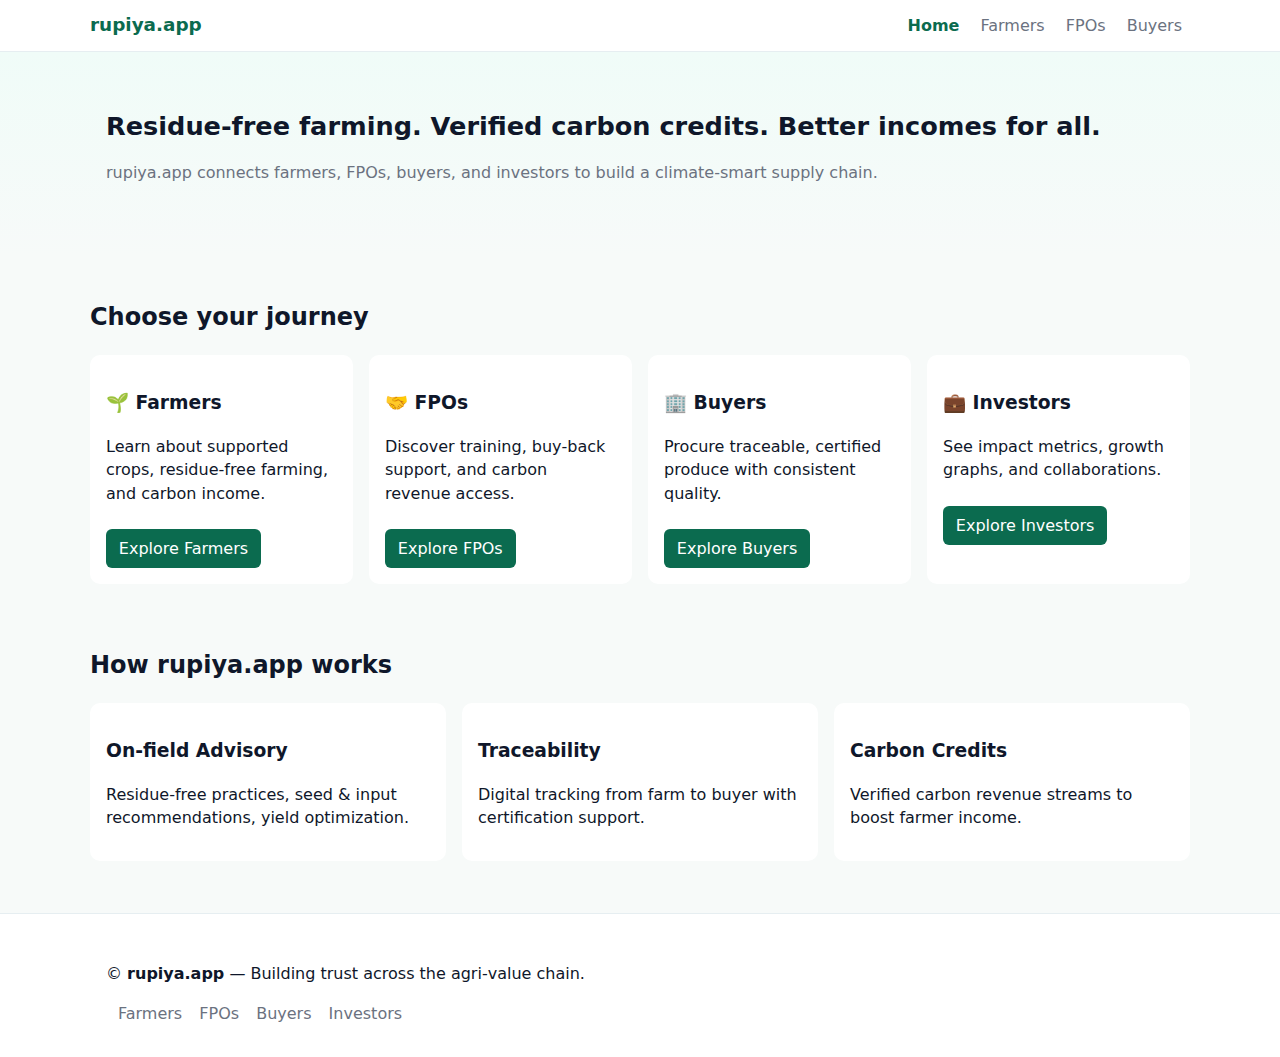
<file: index.html>
<!doctype html>
<html lang="en">
<head>
  <meta charset="utf-8" />
  <meta name="viewport" content="width=device-width,initial-scale=1" />
  <title>Rupiya.app — Home</title>
<link rel="stylesheet" href="styles.css">

</head>
<body>
  <!-- Header -->
  <header class="site-header">
    <div class="container header-inner">
      <a href="index.html" class="logo">rupiya.app</a>
      <nav class="main-nav">
        <a href="index.html" class="active">Home</a>
        <a href="farmers.html">Farmers</a>
        <a href="fpos.html">FPOs</a>
        <a href="buyers.html">Buyers</a>
        <!-- Add investors.html later if needed -->
      </nav>
    </div>
  </header>

  <!-- Hero Section -->
  <main>
    <section class="hero">
      <div class="container hero-inner">
        <h1>Residue‑free farming. Verified carbon credits. Better incomes for all.</h1>
        <p class="lede">rupiya.app connects farmers, FPOs, buyers, and investors to build a climate‑smart supply chain.</p>
      </div>
    </section>

    <!-- Audience Cards -->
    <section class="audience-preview container">
      <h2>Choose your journey</h2>
      <div class="grid-4">
        <div class="preview">
          <h3>🌱 Farmers</h3>
          <p>Learn about supported crops, residue‑free farming, and carbon income.</p>
          <a href="farmers.html" class="btn">Explore Farmers</a>
        </div>
        <div class="preview">
          <h3>🤝 FPOs</h3>
          <p>Discover training, buy‑back support, and carbon revenue access.</p>
          <a href="fpos.html" class="btn">Explore FPOs</a>
        </div>
        <div class="preview">
          <h3>🏢 Buyers</h3>
          <p>Procure traceable, certified produce with consistent quality.</p>
          <a href="buyers.html" class="btn">Explore Buyers</a>
        </div>
        <div class="preview">
          <h3>💼 Investors</h3>
          <p>See impact metrics, growth graphs, and collaborations.</p>
          <a href="investors.html" class="btn">Explore Investors</a>
        </div>
      </div>
    </section>

    <!-- How it works -->
    <section class="how container">
      <h2>How rupiya.app works</h2>
      <div class="grid-3">
        <div class="feature">
          <h3>On‑field Advisory</h3>
          <p>Residue‑free practices, seed & input recommendations, yield optimization.</p>
        </div>
        <div class="feature">
          <h3>Traceability</h3>
          <p>Digital tracking from farm to buyer with certification support.</p>
        </div>
        <div class="feature">
          <h3>Carbon Credits</h3>
          <p>Verified carbon revenue streams to boost farmer income.</p>
        </div>
      </div>
    </section>
  </main>

  <!-- Footer -->
  <footer class="site-footer">
    <div class="container">
      <p>© <strong>rupiya.app</strong> — Building trust across the agri‑value chain.</p>
      <nav class="footer-nav">
        <a href="farmers.html">Farmers</a>
        <a href="fpos.html">FPOs</a>
        <a href="buyers.html">Buyers</a>
        <a href="investors.html">Investors</a>
      </nav>
    </div>
  </footer>
</body>
</html>
</file>
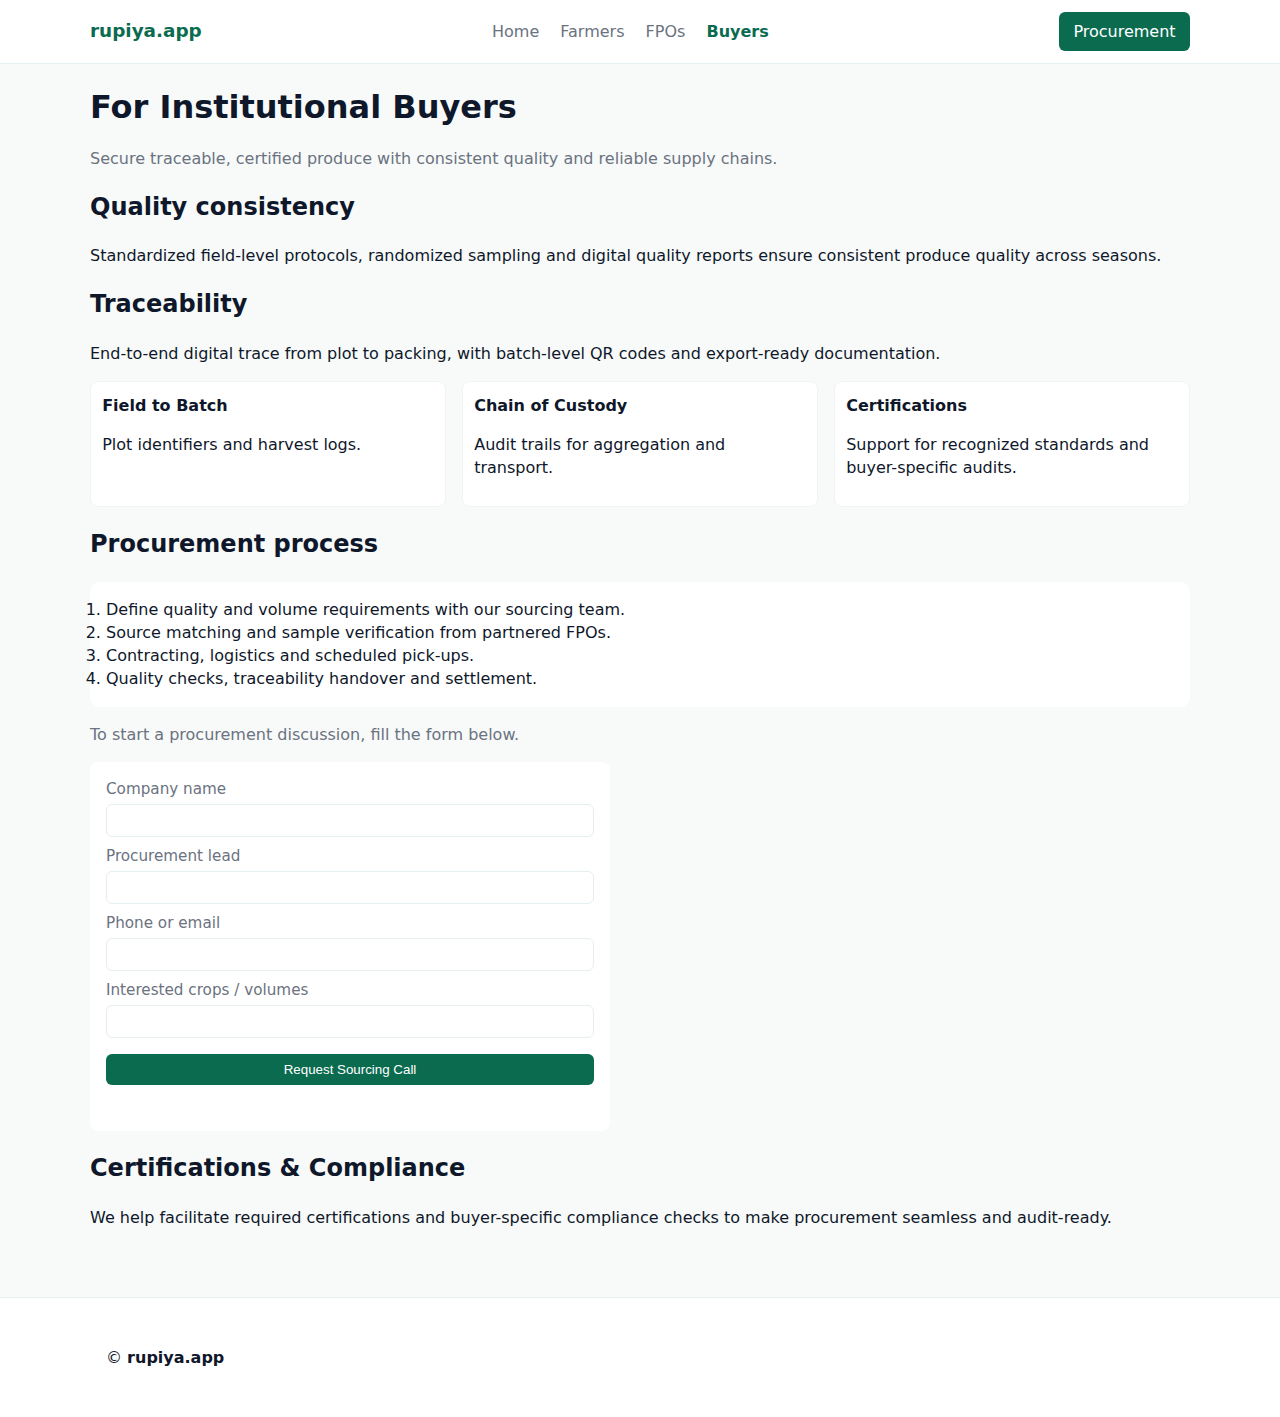
<file: buyers.html>
<!doctype html>
<html lang="en">
<head>
  <meta charset="utf-8" />
  <meta name="viewport" content="width=device-width,initial-scale=1" />
  <title>Rupiya.app — Institutional Buyers</title>
  <link rel="stylesheet" href="styles.css" />
</head>
<body>
  <header class="site-header">
    <div class="container header-inner">
      <a href="index.html" class="logo">rupiya.app</a>
      <nav class="main-nav">
        <a href="index.html">Home</a>
        <a href="farmers.html">Farmers</a>
        <a href="fpos.html">FPOs</a>
        <a href="buyers.html" class="active">Buyers</a>
      </nav>
      <a class="cta" href="#procurement">Procurement</a>
    </div>
  </header>

  <main class="container page">
    <section class="page-hero">
      <h1>For Institutional Buyers</h1>
      <p class="lede">Secure traceable, certified produce with consistent quality and reliable supply chains.</p>
    </section>

    <section class="quality">
      <h2>Quality consistency</h2>
      <p>Standardized field-level protocols, randomized sampling and digital quality reports ensure consistent produce quality across seasons.</p>
    </section>

    <section class="traceability">
      <h2>Traceability</h2>
      <p>End-to-end digital trace from plot to packing, with batch-level QR codes and export-ready documentation.</p>
      <div class="quick-facts">
        <div>
          <strong>Field to Batch</strong>
          <p>Plot identifiers and harvest logs.</p>
        </div>
        <div>
          <strong>Chain of Custody</strong>
          <p>Audit trails for aggregation and transport.</p>
        </div>
        <div>
          <strong>Certifications</strong>
          <p>Support for recognized standards and buyer-specific audits.</p>
        </div>
      </div>
    </section>

    <section class="procurement" id="procurement">
      <h2>Procurement process</h2>
      <ol class="steps">
        <li>Define quality and volume requirements with our sourcing team.</li>
        <li>Source matching and sample verification from partnered FPOs.</li>
        <li>Contracting, logistics and scheduled pick-ups.</li>
        <li>Quality checks, traceability handover and settlement.</li>
      </ol>
      <p class="lede">To start a procurement discussion, fill the form below.</p>

      <form id="buyerForm" class="form">
        <label>Company name
          <input type="text" name="company" required />
        </label>
        <label>Procurement lead
          <input type="text" name="lead" required />
        </label>
        <label>Phone or email
          <input type="text" name="contact" required />
        </label>
        <label>Interested crops / volumes
          <input type="text" name="volumes" />
        </label>
        <button type="submit" class="btn">Request Sourcing Call</button>
        <p id="buyerMsg" class="form-msg" aria-live="polite"></p>
      </form>
    </section>

    <section class="certs">
      <h2>Certifications & Compliance</h2>
      <p>We help facilitate required certifications and buyer-specific compliance checks to make procurement seamless and audit-ready.</p>
    </section>
  </main>

  <footer class="site-footer">
    <div class="container">
      <p>© <strong>rupiya.app</strong></p>
    </div>
  </footer>

  <script>
    const buyerForm = document.getElementById('buyerForm');
    if (buyerForm) {
      buyerForm.addEventListener('submit', function (ev) {
        ev.preventDefault();
        const msg = document.getElementById('buyerMsg');
        const company = buyerForm.elements['company'].value || 'Company';
        msg.textContent = `Thanks ${company}. Your procurement request is received — our sourcing team will get in touch.`;
        buyerForm.reset();
      });
    }
  </script>
</body>
</html>
</file>
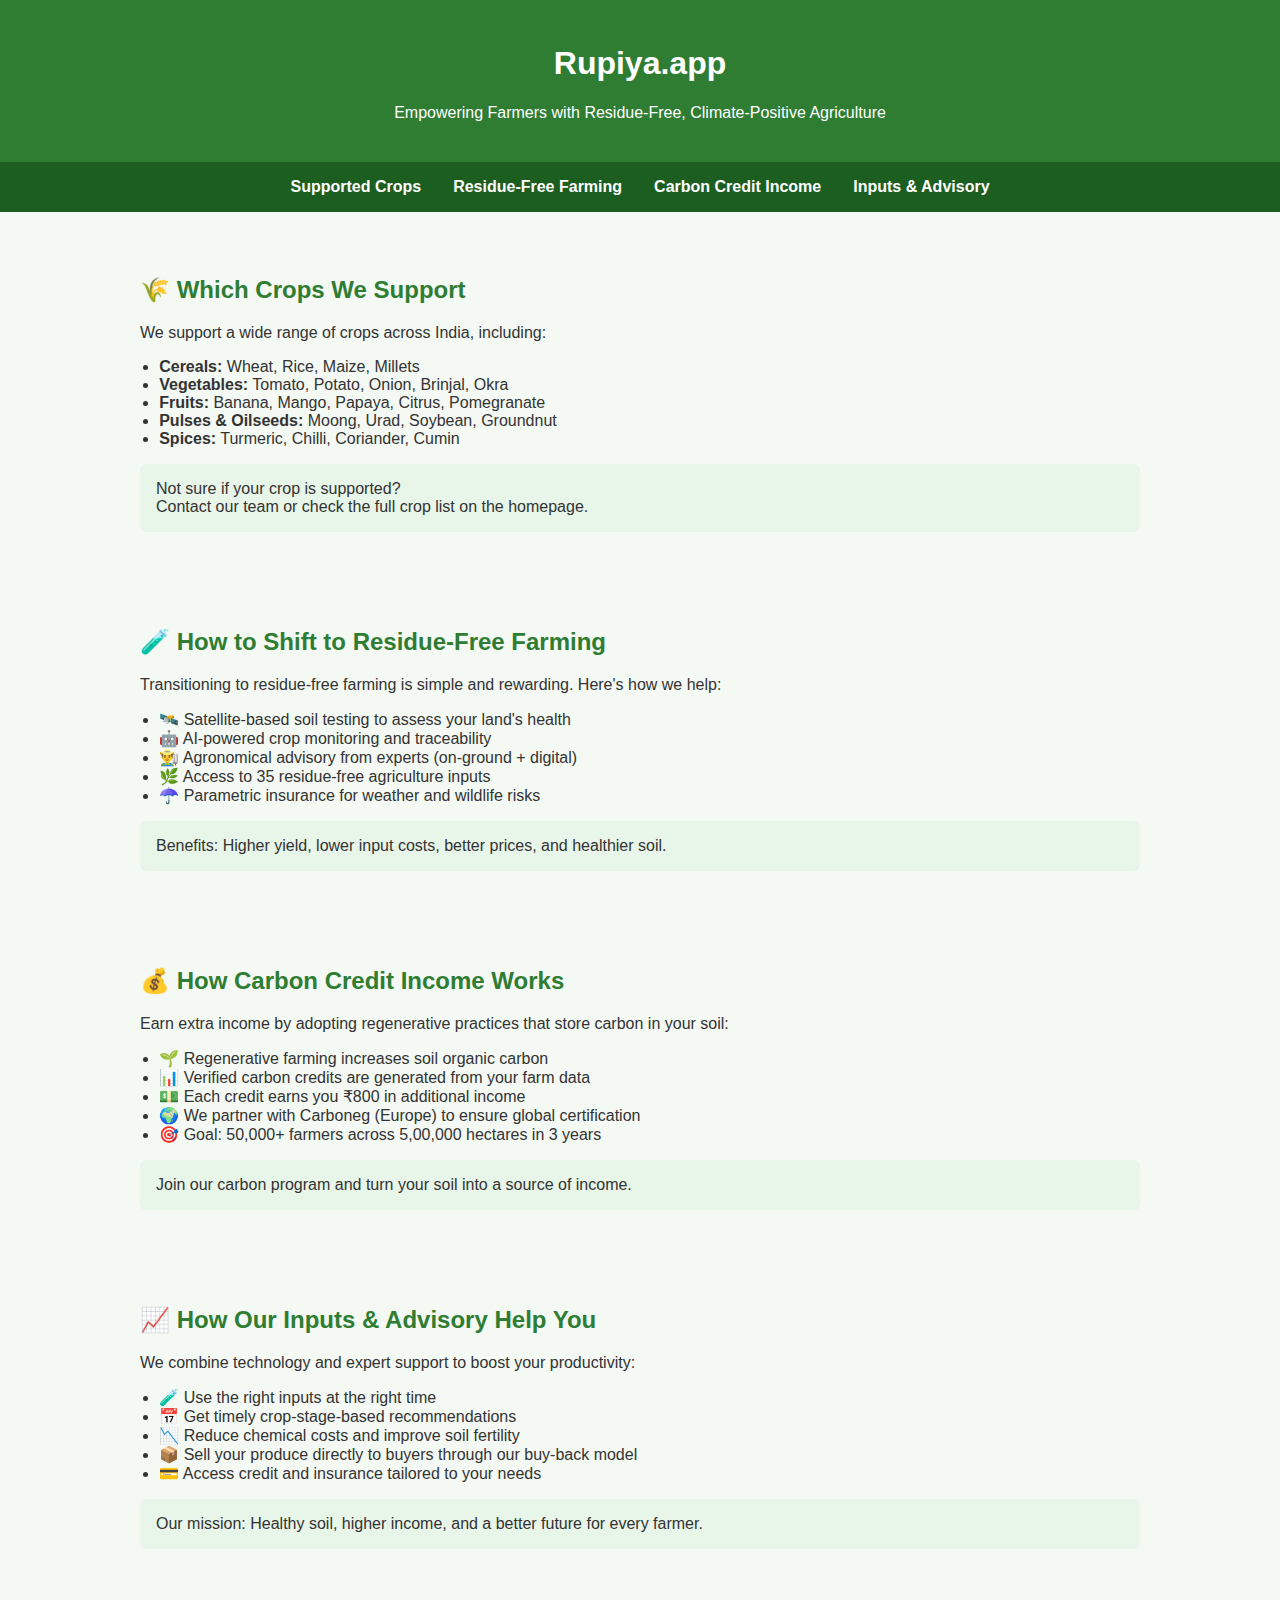
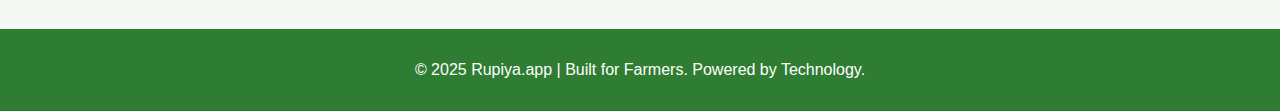
<file: farmers.html>
<!DOCTYPE html>
<html lang="en">
<head>
  <meta charset="UTF-8" />
  <meta name="viewport" content="width=device-width, initial-scale=1.0"/>
  <title>Rupiya.app | Farmer Guide</title>
  <style>
    body {
      font-family: 'Segoe UI', sans-serif;
      margin: 0;
      padding: 0;
      background-color: #f4f9f4;
      color: #333;
    }
    header {
      background-color: #2e7d32;
      color: white;
      padding: 1.5rem 2rem;
      text-align: center;
    }
    nav {
      background-color: #1b5e20;
      display: flex;
      justify-content: center;
      gap: 2rem;
      padding: 1rem;
      flex-wrap: wrap;
    }
    nav a {
      color: white;
      text-decoration: none;
      font-weight: bold;
    }
    nav a:hover {
      text-decoration: underline;
    }
    section {
      padding: 2rem;
      max-width: 1000px;
      margin: auto;
    }
    h2 {
      color: #2e7d32;
      margin-top: 2rem;
    }
    ul {
      padding-left: 1.2rem;
    }
    .highlight {
      background: #e8f5e9;
      padding: 1rem;
      border-radius: 6px;
      margin-top: 1rem;
    }
    footer {
      background-color: #2e7d32;
      color: white;
      text-align: center;
      padding: 1rem;
      margin-top: 3rem;
    }
  </style>
</head>
<body>

  <header>
    <h1>Rupiya.app</h1>
    <p>Empowering Farmers with Residue-Free, Climate-Positive Agriculture</p>
  </header>

  <nav>
    <a href="#crops">Supported Crops</a>
    <a href="#residue-free">Residue-Free Farming</a>
    <a href="#carbon-credit">Carbon Credit Income</a>
    <a href="#inputs-advisory">Inputs & Advisory</a>
  </nav>

  <section id="crops">
    <h2>🌾 Which Crops We Support</h2>
    <p>We support a wide range of crops across India, including:</p>
    <ul>
      <li><strong>Cereals:</strong> Wheat, Rice, Maize, Millets</li>
      <li><strong>Vegetables:</strong> Tomato, Potato, Onion, Brinjal, Okra</li>
      <li><strong>Fruits:</strong> Banana, Mango, Papaya, Citrus, Pomegranate</li>
      <li><strong>Pulses & Oilseeds:</strong> Moong, Urad, Soybean, Groundnut</li>
      <li><strong>Spices:</strong> Turmeric, Chilli, Coriander, Cumin</li>
    </ul>
    <div class="highlight">
      Not sure if your crop is supported? <br />
      Contact our team or check the full crop list on the homepage.
    </div>
  </section>

  <section id="residue-free">
    <h2>🧪 How to Shift to Residue-Free Farming</h2>
    <p>Transitioning to residue-free farming is simple and rewarding. Here's how we help:</p>
    <ul>
      <li>🛰️ Satellite-based soil testing to assess your land's health</li>
      <li>🤖 AI-powered crop monitoring and traceability</li>
      <li>👨‍🌾 Agronomical advisory from experts (on-ground + digital)</li>
      <li>🌿 Access to 35 residue-free agriculture inputs</li>
      <li>☂️ Parametric insurance for weather and wildlife risks</li>
    </ul>
    <div class="highlight">
      Benefits: Higher yield, lower input costs, better prices, and healthier soil.
    </div>
  </section>

  <section id="carbon-credit">
    <h2>💰 How Carbon Credit Income Works</h2>
    <p>Earn extra income by adopting regenerative practices that store carbon in your soil:</p>
    <ul>
      <li>🌱 Regenerative farming increases soil organic carbon</li>
      <li>📊 Verified carbon credits are generated from your farm data</li>
      <li>💵 Each credit earns you ₹800 in additional income</li>
      <li>🌍 We partner with Carboneg (Europe) to ensure global certification</li>
      <li>🎯 Goal: 50,000+ farmers across 5,00,000 hectares in 3 years</li>
    </ul>
    <div class="highlight">
      Join our carbon program and turn your soil into a source of income.
    </div>
  </section>

  <section id="inputs-advisory">
    <h2>📈 How Our Inputs & Advisory Help You</h2>
    <p>We combine technology and expert support to boost your productivity:</p>
    <ul>
      <li>🧪 Use the right inputs at the right time</li>
      <li>📅 Get timely crop-stage-based recommendations</li>
      <li>📉 Reduce chemical costs and improve soil fertility</li>
      <li>📦 Sell your produce directly to buyers through our buy-back model</li>
      <li>💳 Access credit and insurance tailored to your needs</li>
    </ul>
    <div class="highlight">
      Our mission: Healthy soil, higher income, and a better future for every farmer.
    </div>
  </section>

  <footer>
    <p>© 2025 Rupiya.app | Built for Farmers. Powered by Technology.</p>
  </footer>

</body>
</html>
</file>
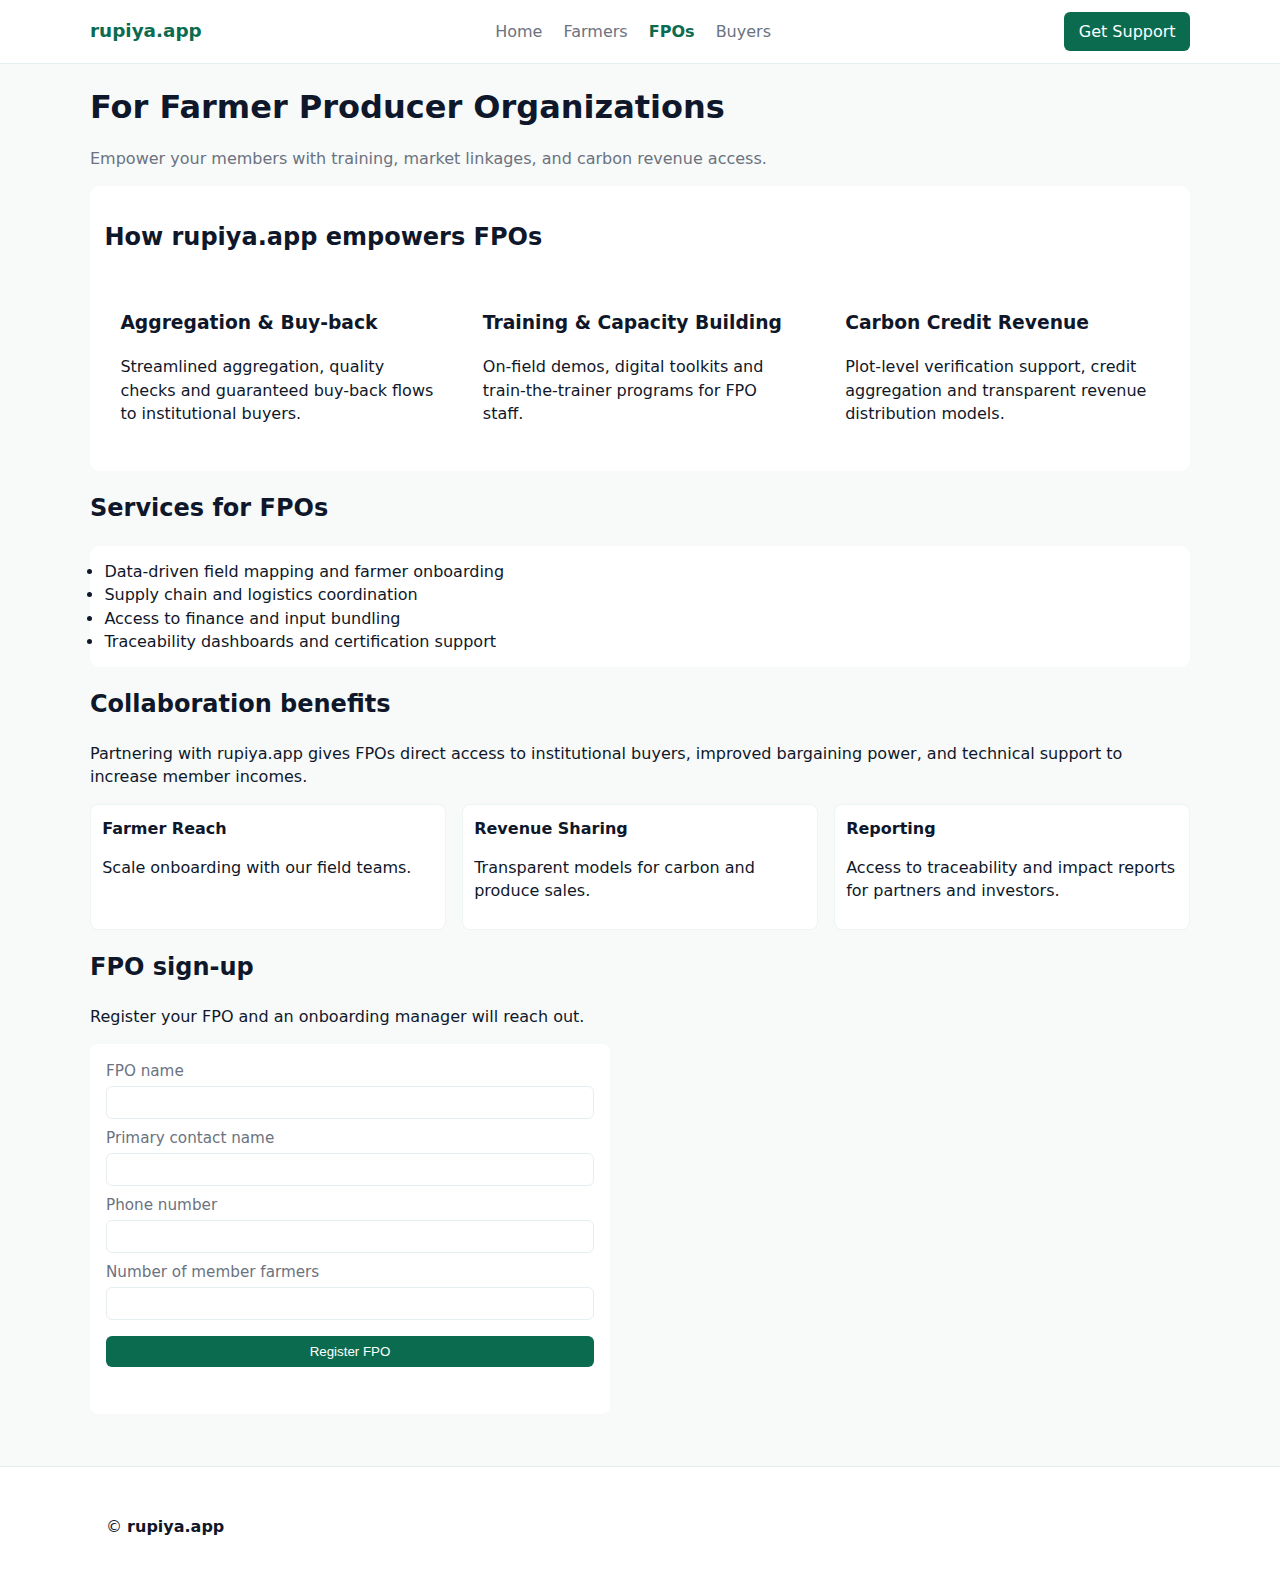
<file: fpos.html>
<!doctype html>
<html lang="en">
<head>
  <meta charset="utf-8" />
  <meta name="viewport" content="width=device-width,initial-scale=1" />
  <title>Rupiya.app — FPOs</title>
  <link rel="stylesheet" href="styles.css" />
</head>
<body>
  <header class="site-header">
    <div class="container header-inner">
      <a href="index.html" class="logo">rupiya.app</a>
      <nav class="main-nav">
        <a href="index.html">Home</a>
        <a href="farmers.html">Farmers</a>
        <a href="fpos.html" class="active">FPOs</a>
        <a href="buyers.html">Buyers</a>
      </nav>
      <a class="cta" href="#fpoSignup">Get Support</a>
    </div>
  </header>

  <main class="container page">
    <section class="page-hero">
      <h1>For Farmer Producer Organizations</h1>
      <p class="lede">Empower your members with training, market linkages, and carbon revenue access.</p>
    </section>

    <section class="benefits">
      <h2>How rupiya.app empowers FPOs</h2>
      <div class="grid-3">
        <div class="feature">
          <h3>Aggregation & Buy-back</h3>
          <p>Streamlined aggregation, quality checks and guaranteed buy-back flows to institutional buyers.</p>
        </div>
        <div class="feature">
          <h3>Training & Capacity Building</h3>
          <p>On-field demos, digital toolkits and train-the-trainer programs for FPO staff.</p>
        </div>
        <div class="feature">
          <h3>Carbon Credit Revenue</h3>
          <p>Plot-level verification support, credit aggregation and transparent revenue distribution models.</p>
        </div>
      </div>
    </section>

    <section class="services">
      <h2>Services for FPOs</h2>
      <ul class="benefits">
        <li>Data-driven field mapping and farmer onboarding</li>
        <li>Supply chain and logistics coordination</li>
        <li>Access to finance and input bundling</li>
        <li>Traceability dashboards and certification support</li>
      </ul>
    </section>

    <section class="collaboration">
      <h2>Collaboration benefits</h2>
      <p>Partnering with rupiya.app gives FPOs direct access to institutional buyers, improved bargaining power, and technical support to increase member incomes.</p>
      <div class="quick-facts">
        <div>
          <strong>Farmer Reach</strong>
          <p>Scale onboarding with our field teams.</p>
        </div>
        <div>
          <strong>Revenue Sharing</strong>
          <p>Transparent models for carbon and produce sales.</p>
        </div>
        <div>
          <strong>Reporting</strong>
          <p>Access to traceability and impact reports for partners and investors.</p>
        </div>
      </div>
    </section>

    <section class="signup" id="fpoSignup">
      <h2>FPO sign-up</h2>
      <p>Register your FPO and an onboarding manager will reach out.</p>
      <form id="fpoForm" class="form">
        <label>FPO name
          <input type="text" name="fpoName" required />
        </label>
        <label>Primary contact name
          <input type="text" name="contactName" required />
        </label>
        <label>Phone number
          <input type="tel" name="phone" required />
        </label>
        <label>Number of member farmers
          <input type="number" name="members" min="1" />
        </label>
        <button type="submit" class="btn">Register FPO</button>
        <p id="fpoMsg" class="form-msg" aria-live="polite"></p>
      </form>
    </section>

  </main>

  <footer class="site-footer">
    <div class="container">
      <p>© <strong>rupiya.app</strong></p>
    </div>
  </footer>

  <script>
    const fpoForm = document.getElementById('fpoForm');
    if (fpoForm) {
      fpoForm.addEventListener('submit', function (ev) {
        ev.preventDefault();
        const msg = document.getElementById('fpoMsg');
        const name = fpoForm.elements['fpoName'].value || 'FPO';
        msg.textContent = `Thanks ${name}. Your FPO registration is received — our onboarding manager will contact you soon.`;
        fpoForm.reset();
      });
    }
  </script>
</body>
</html>
</file>
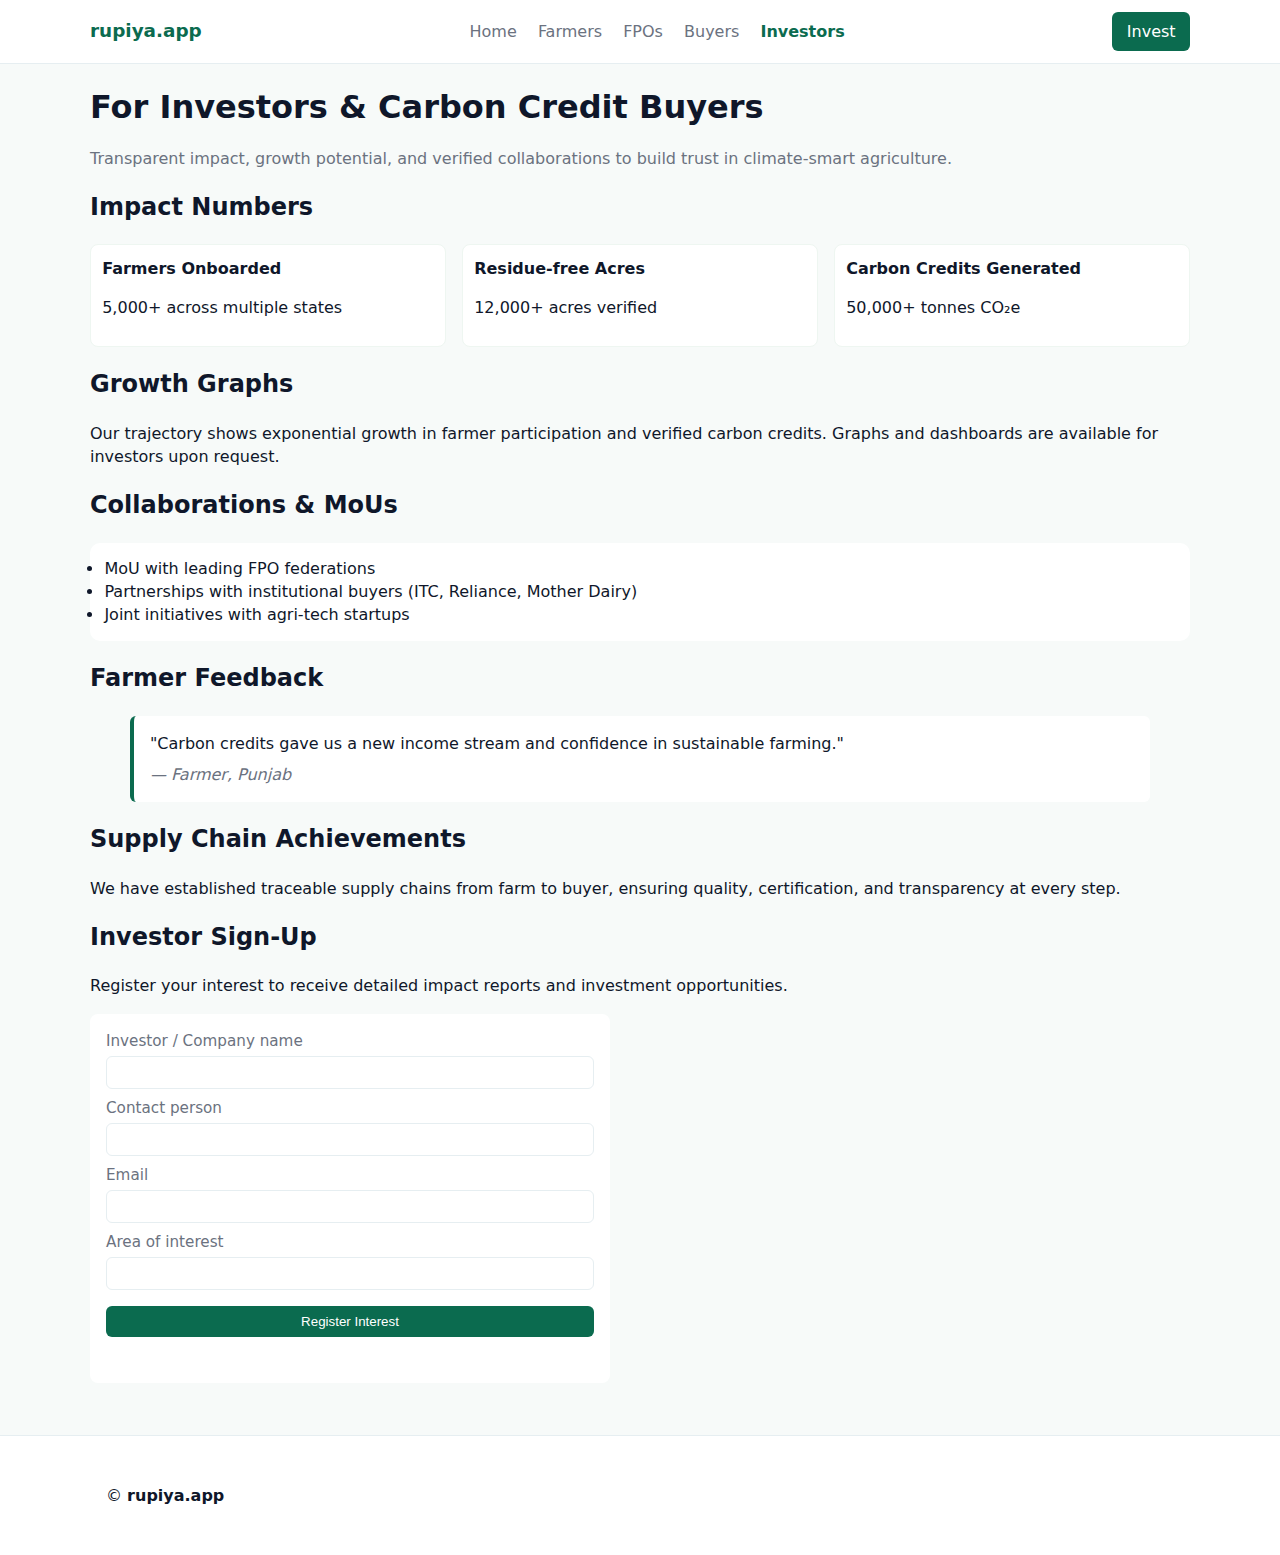
<file: investors.html>
<!doctype html>
<html lang="en">
<head>
  <meta charset="utf-8" />
  <meta name="viewport" content="width=device-width,initial-scale=1" />
  <title>Rupiya.app — Investors</title>
  <link rel="stylesheet" href="styles.css" />
</head>
<body>
  <!-- Header -->
  <header class="site-header">
    <div class="container header-inner">
      <a href="index.html" class="logo">rupiya.app</a>
      <nav class="main-nav">
        <a href="index.html">Home</a>
        <a href="farmers.html">Farmers</a>
        <a href="fpos.html">FPOs</a>
        <a href="buyers.html">Buyers</a>
        <a href="investors.html" class="active">Investors</a>
      </nav>
      <a class="cta" href="#investSignup">Invest</a>
    </div>
  </header>

  <!-- Main Content -->
  <main class="container page">
    <section class="page-hero">
      <h1>For Investors & Carbon Credit Buyers</h1>
      <p class="lede">Transparent impact, growth potential, and verified collaborations to build trust in climate‑smart agriculture.</p>
    </section>

    <section class="impact">
      <h2>Impact Numbers</h2>
      <div class="quick-facts">
        <div>
          <strong>Farmers Onboarded</strong>
          <p>5,000+ across multiple states</p>
        </div>
        <div>
          <strong>Residue‑free Acres</strong>
          <p>12,000+ acres verified</p>
        </div>
        <div>
          <strong>Carbon Credits Generated</strong>
          <p>50,000+ tonnes CO₂e</p>
        </div>
      </div>
    </section>

    <section class="growth">
      <h2>Growth Graphs</h2>
      <p>Our trajectory shows exponential growth in farmer participation and verified carbon credits. Graphs and dashboards are available for investors upon request.</p>
    </section>

    <section class="collaborations">
      <h2>Collaborations & MoUs</h2>
      <ul class="benefits">
        <li>MoU with leading FPO federations</li>
        <li>Partnerships with institutional buyers (ITC, Reliance, Mother Dairy)</li>
        <li>Joint initiatives with agri‑tech startups</li>
      </ul>
    </section>

    <section class="feedback">
      <h2>Farmer Feedback</h2>
      <blockquote class="testimonial">
        "Carbon credits gave us a new income stream and confidence in sustainable farming."
        <cite>— Farmer, Punjab</cite>
      </blockquote>
    </section>

    <section class="supplychain">
      <h2>Supply Chain Achievements</h2>
      <p>We have established traceable supply chains from farm to buyer, ensuring quality, certification, and transparency at every step.</p>
    </section>

    <section class="signup" id="investSignup">
      <h2>Investor Sign‑Up</h2>
      <p>Register your interest to receive detailed impact reports and investment opportunities.</p>
      <form id="investForm" class="form">
        <label>Investor / Company name
          <input type="text" name="investorName" required />
        </label>
        <label>Contact person
          <input type="text" name="contactName" required />
        </label>
        <label>Email
          <input type="email" name="email" required />
        </label>
        <label>Area of interest
          <input type="text" name="interest" />
        </label>
        <button type="submit" class="btn">Register Interest</button>
        <p id="investMsg" class="form-msg" aria-live="polite"></p>
      </form>
    </section>
  </main>

  <!-- Footer -->
  <footer class="site-footer">
    <div class="container">
      <p>© <strong>rupiya.app</strong></p>
    </div>
  </footer>

  <!-- Script -->
  <script>
    const investForm = document.getElementById('investForm');
    if (investForm) {
      investForm.addEventListener('submit', function (ev) {
        ev.preventDefault();
        const msg = document.getElementById('investMsg');
        const name = investForm.elements['investorName'].value || 'Investor';
        msg.textContent = `Thanks ${name}. Your interest is registered — our investment team will contact you soon.`;
        investForm.reset();
      });
    }
  </script>
</body>
</html>
</file>
<file: styles.css>
:root{
  --accent:#0b6b4f;
  --muted:#6b7280;
  --bg:#f7faf9;
  --card:#ffffff;
  --max:1100px;
  --radius:8px;
  font-family:Inter, ui-sans-serif, system-ui, -apple-system, "Segoe UI", Roboto, "Helvetica Neue", Arial;
}

*{box-sizing:border-box}
body{margin:0;background:var(--bg);color:#0f172a;line-height:1.45}
.container{max-width:var(--max);margin:0 auto;padding:1rem}

.site-header{background:#fff;border-bottom:1px solid #e6eef1;position:sticky;top:0;z-index:30}
.header-inner{display:flex;align-items:center;gap:1rem;justify-content:space-between;padding:0.75rem 0}
.logo{font-weight:700;color:var(--accent);text-decoration:none;font-size:1.15rem}
.main-nav a{margin:0 0.5rem;color:var(--muted);text-decoration:none}
.main-nav a.active{color:var(--accent);font-weight:600}
.cta{background:var(--accent);color:#fff;padding:0.5rem 0.9rem;border-radius:6px;text-decoration:none}

.hero{padding:2.5rem 0;background:linear-gradient(180deg,#f0fcf8,transparent)}
.hero-inner h1{margin:0 0 0.5rem;font-size:1.6rem}
.lede{color:var(--muted);margin-bottom:1rem}

.audience-cards{display:flex;flex-wrap:wrap;gap:0.75rem}
.card{background:var(--card);border:1px solid #e6eef1;padding:0.8rem 1rem;border-radius:8px;cursor:pointer}
.card:hover{box-shadow:0 6px 18px rgba(11,107,79,0.06)}

.how{padding:1.25rem 0}
.grid-3{display:grid;grid-template-columns:repeat(3,1fr);gap:1rem}
.feature{background:var(--card);padding:1rem;border-radius:10px}

.audience-preview{padding:1.5rem 0}
.grid-4{display:grid;grid-template-columns:repeat(4,1fr);gap:1rem}
.preview{background:var(--card);padding:1rem;border-radius:10px;text-align:left}
.btn{display:inline-block;margin-top:0.5rem;padding:0.5rem 0.8rem;background:var(--accent);color:#fff;border-radius:6px;text-decoration:none}

.trust{padding:1rem 0}
.logos{display:flex;gap:0.75rem;flex-wrap:wrap}
.logo-box{background:#fff;padding:0.5rem 0.75rem;border-radius:6px;border:1px solid #e6eef1}

.page{padding:1.25rem 0}
.page-hero h1{margin:0 0 0.5rem}
.supported-crops .chip-list{display:flex;gap:0.5rem;flex-wrap:wrap;margin-top:0.5rem}
.chip{background:#e6f6ef;padding:0.35rem 0.6rem;border-radius:999px;color:var(--accent);font-weight:600}

.steps{background:var(--card);padding:1rem;border-radius:10px}
.quick-facts{display:flex;gap:1rem;margin-top:0.75rem}
.quick-facts > div{background:#fff;padding:0.7rem;border-radius:8px;flex:1;border:1px solid #eef6f1}
.benefits{background:var(--card);padding:0.9rem;border-radius:10px}

.testimonial{background:#fff;padding:1rem;border-left:4px solid var(--accent);border-radius:6px}
.testimonial cite{display:block;margin-top:0.5rem;color:var(--muted)}

.form{display:grid;gap:0.5rem;background:var(--card);padding:1rem;border-radius:8px;max-width:520px}
.form label{display:flex;flex-direction:column;font-size:0.95rem;color:var(--muted)}
.form input{padding:0.5rem;border:1px solid #e6eef1;border-radius:6px;margin-top:0.25rem}
.form .btn{background:var(--accent);border:none;cursor:pointer}
.form-msg{color:var(--accent);font-weight:600;margin-top:0.4rem}

.site-footer{padding:1rem 0;background:#fff;border-top:1px solid #e6eef1;margin-top:2rem}
.footer-nav a{margin-left:0.75rem;color:var(--muted);text-decoration:none}

@media (max-width:900px){
  .grid-3{grid-template-columns:1fr}
  .grid-4{grid-template-columns:repeat(2,1fr)}
}
@media (max-width:520px){
  .main-nav{display:none}
  .grid-4{grid-template-columns:1fr}
  .header-inner{gap:0.5rem}
  .hero-inner h1{font-size:1.2rem}
}
</file>
